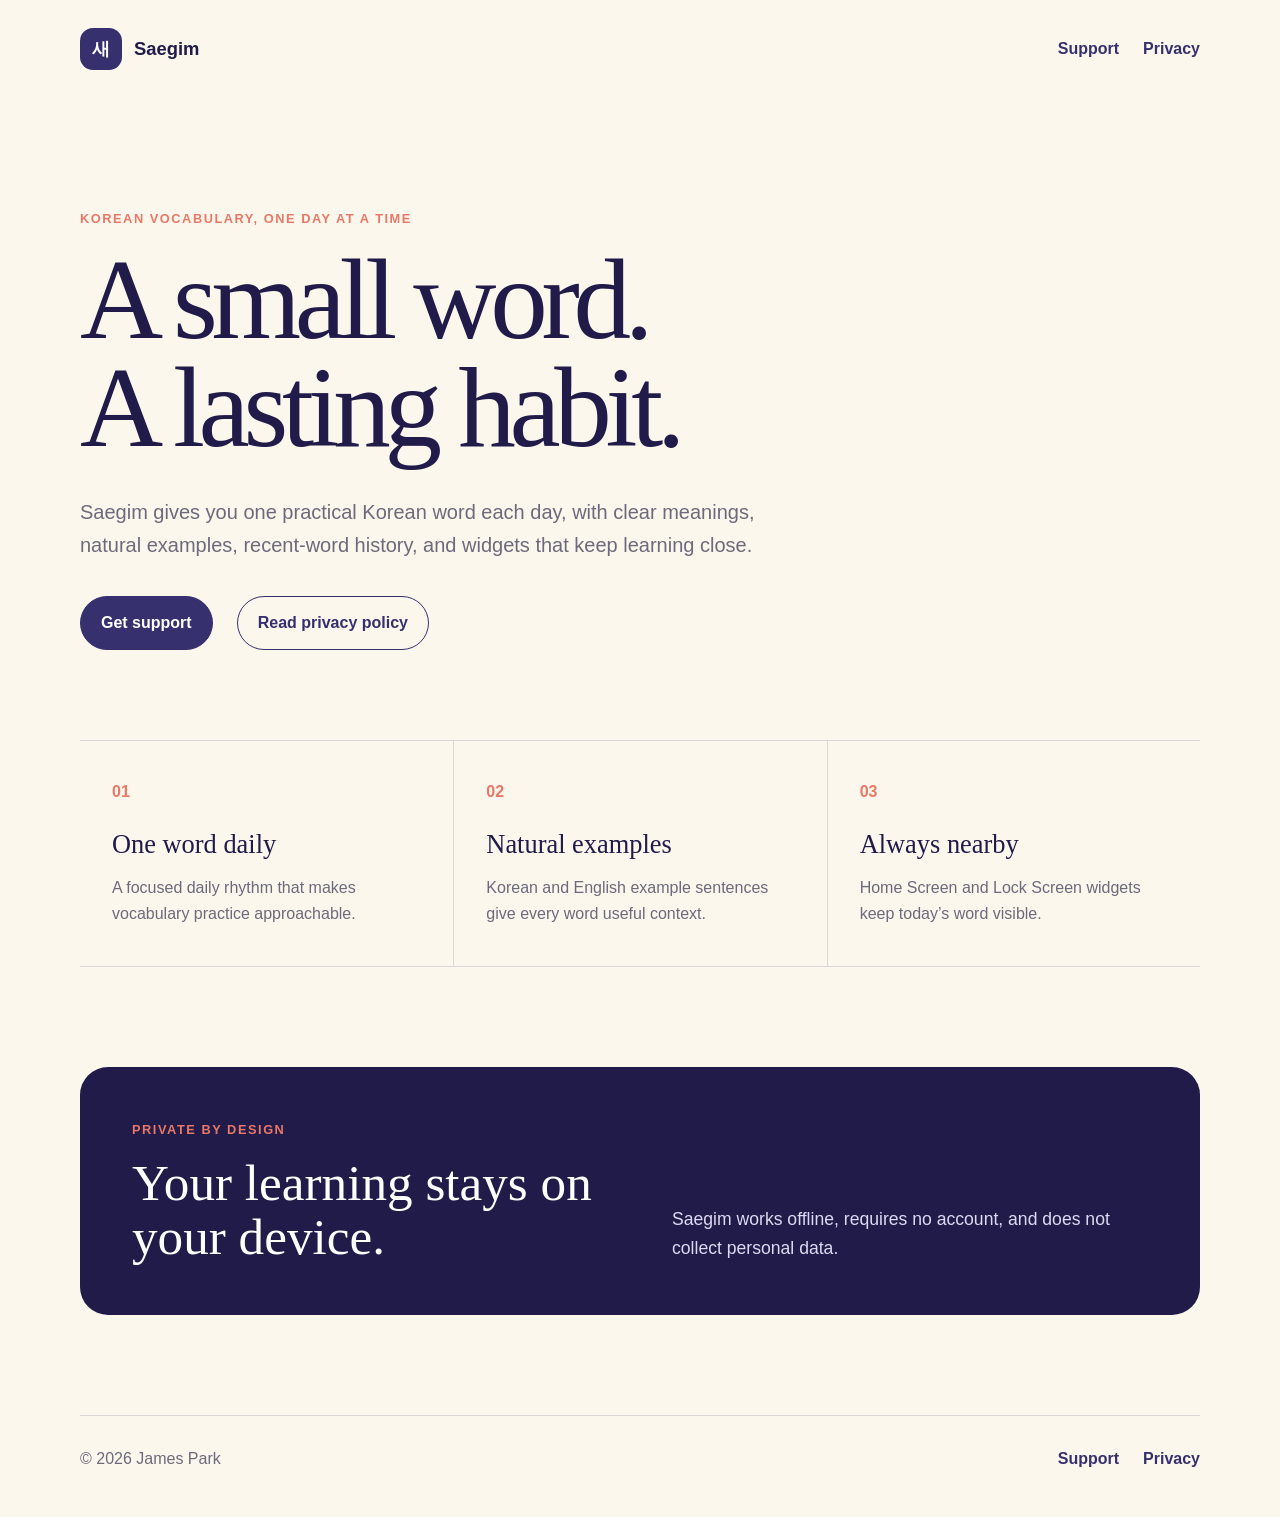
<file: index.html>
<!doctype html>
<html lang="en">
<head>
  <meta charset="utf-8">
  <meta name="viewport" content="width=device-width, initial-scale=1">
  <meta name="description" content="Support and privacy information for Saegim, the daily Korean vocabulary app.">
  <title>Saegim — One Korean word every day</title>
  <link rel="stylesheet" href="styles.css">
</head>
<body>
  <header class="site-header">
    <a class="brand" href="./" aria-label="Saegim home"><span class="brand-mark">새</span><span>Saegim</span></a>
    <nav aria-label="Main navigation">
      <a href="support.html">Support</a>
      <a href="privacy.html">Privacy</a>
    </nav>
  </header>
  <main>
    <section class="hero">
      <p class="eyebrow">Korean vocabulary, one day at a time</p>
      <h1>A small word.<br>A lasting habit.</h1>
      <p class="lead">Saegim gives you one practical Korean word each day, with clear meanings, natural examples, recent-word history, and widgets that keep learning close.</p>
      <div class="actions">
        <a class="button primary" href="support.html">Get support</a>
        <a class="button secondary" href="privacy.html">Read privacy policy</a>
      </div>
    </section>
    <section class="features" aria-label="Saegim features">
      <article><span>01</span><h2>One word daily</h2><p>A focused daily rhythm that makes vocabulary practice approachable.</p></article>
      <article><span>02</span><h2>Natural examples</h2><p>Korean and English example sentences give every word useful context.</p></article>
      <article><span>03</span><h2>Always nearby</h2><p>Home Screen and Lock Screen widgets keep today’s word visible.</p></article>
    </section>
    <section class="privacy-note">
      <div><p class="eyebrow">Private by design</p><h2>Your learning stays on your device.</h2></div>
      <p>Saegim works offline, requires no account, and does not collect personal data.</p>
    </section>
  </main>
  <footer><p>© 2026 James Park</p><div><a href="support.html">Support</a><a href="privacy.html">Privacy</a></div></footer>
</body>
</html>
</file>
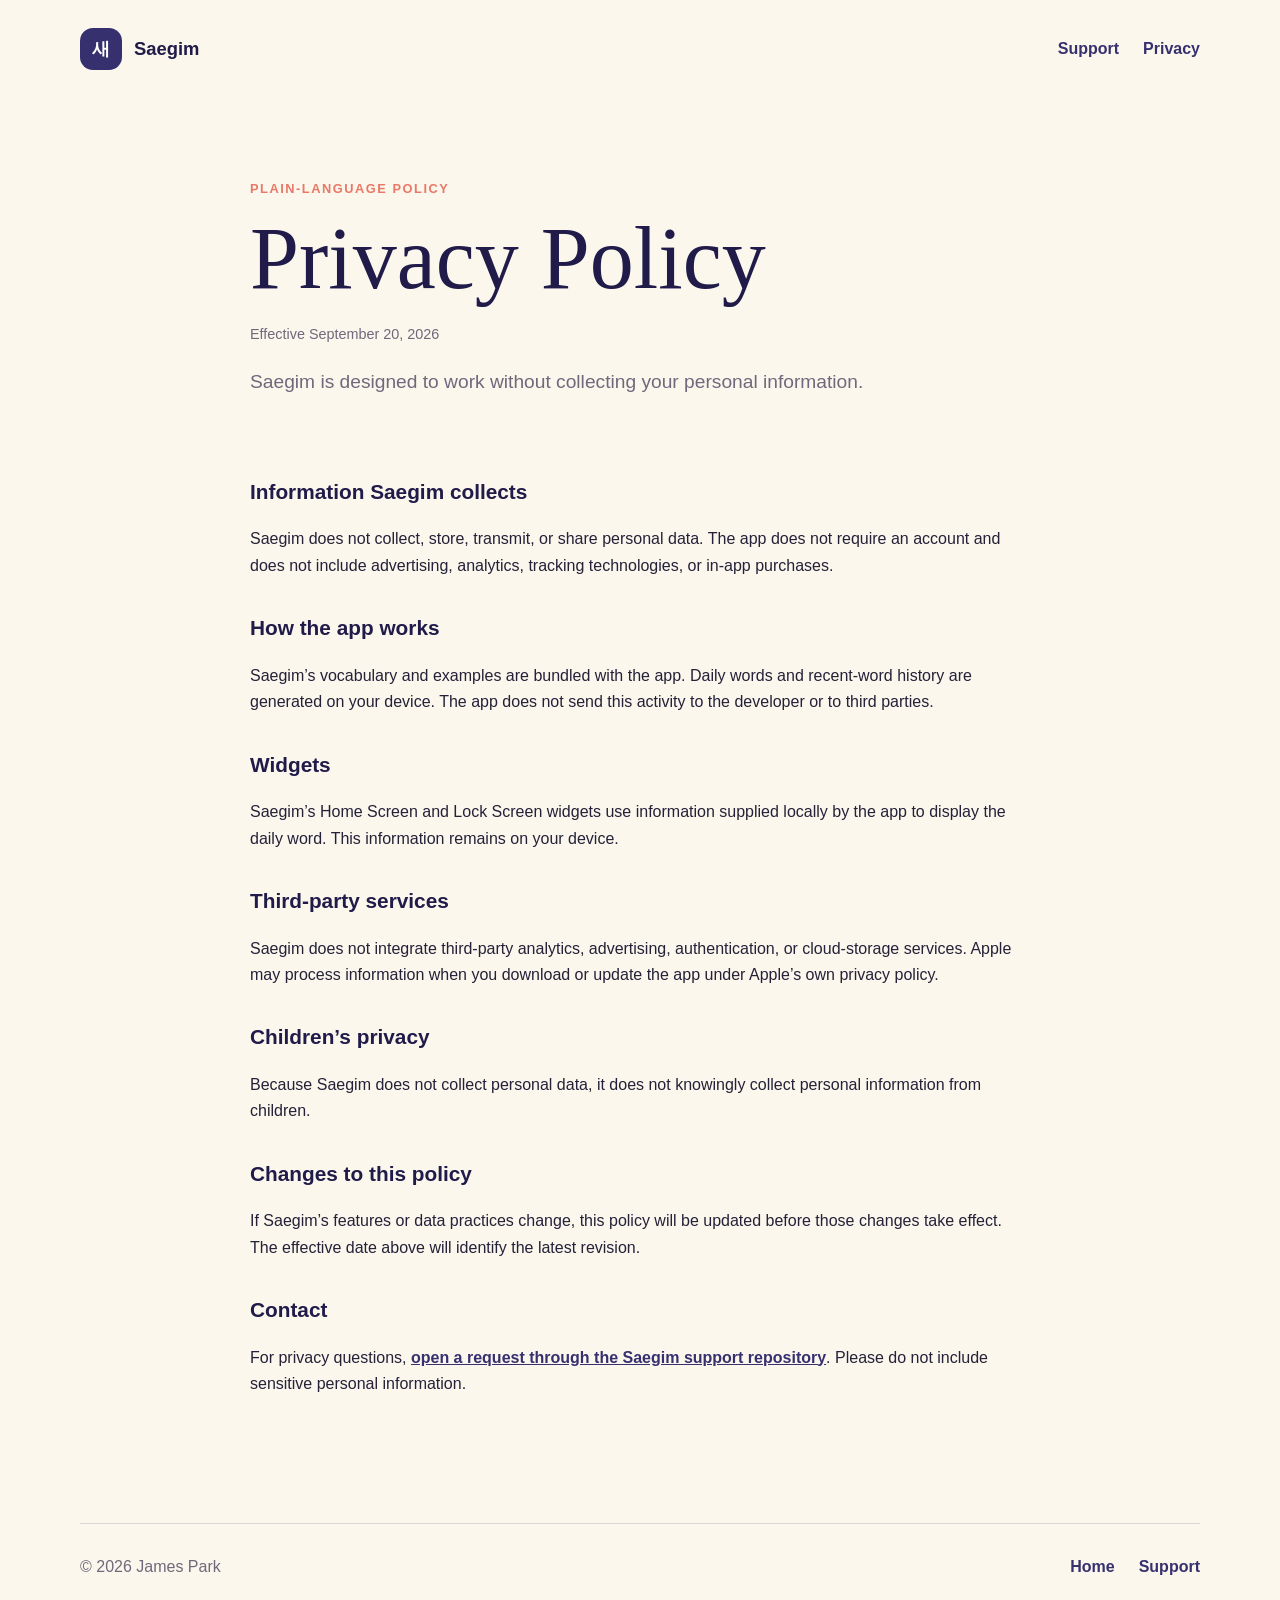
<file: privacy.html>
<!doctype html>
<html lang="en">
<head>
  <meta charset="utf-8">
  <meta name="viewport" content="width=device-width, initial-scale=1">
  <meta name="description" content="Privacy policy for the Saegim iPhone app.">
  <title>Privacy Policy — Saegim</title>
  <link rel="stylesheet" href="styles.css">
</head>
<body>
  <header class="site-header">
    <a class="brand" href="./" aria-label="Saegim home"><span class="brand-mark">새</span><span>Saegim</span></a>
    <nav aria-label="Main navigation"><a href="support.html">Support</a><a href="privacy.html" aria-current="page">Privacy</a></nav>
  </header>
  <main class="page">
    <p class="eyebrow">Plain-language policy</p>
    <h1>Privacy Policy</h1>
    <p class="meta">Effective September 20, 2026</p>
    <p class="intro">Saegim is designed to work without collecting your personal information.</p>
    <section>
      <h2>Information Saegim collects</h2>
      <p>Saegim does not collect, store, transmit, or share personal data. The app does not require an account and does not include advertising, analytics, tracking technologies, or in-app purchases.</p>
      <h2>How the app works</h2>
      <p>Saegim’s vocabulary and examples are bundled with the app. Daily words and recent-word history are generated on your device. The app does not send this activity to the developer or to third parties.</p>
      <h2>Widgets</h2>
      <p>Saegim’s Home Screen and Lock Screen widgets use information supplied locally by the app to display the daily word. This information remains on your device.</p>
      <h2>Third-party services</h2>
      <p>Saegim does not integrate third-party analytics, advertising, authentication, or cloud-storage services. Apple may process information when you download or update the app under Apple’s own privacy policy.</p>
      <h2>Children’s privacy</h2>
      <p>Because Saegim does not collect personal data, it does not knowingly collect personal information from children.</p>
      <h2>Changes to this policy</h2>
      <p>If Saegim’s features or data practices change, this policy will be updated before those changes take effect. The effective date above will identify the latest revision.</p>
      <h2>Contact</h2>
      <p>For privacy questions, <a href="https://github.com/parkj009/saegim-support/issues/new">open a request through the Saegim support repository</a>. Please do not include sensitive personal information.</p>
    </section>
  </main>
  <footer><p>© 2026 James Park</p><div><a href="./">Home</a><a href="support.html">Support</a></div></footer>
</body>
</html>
</file>
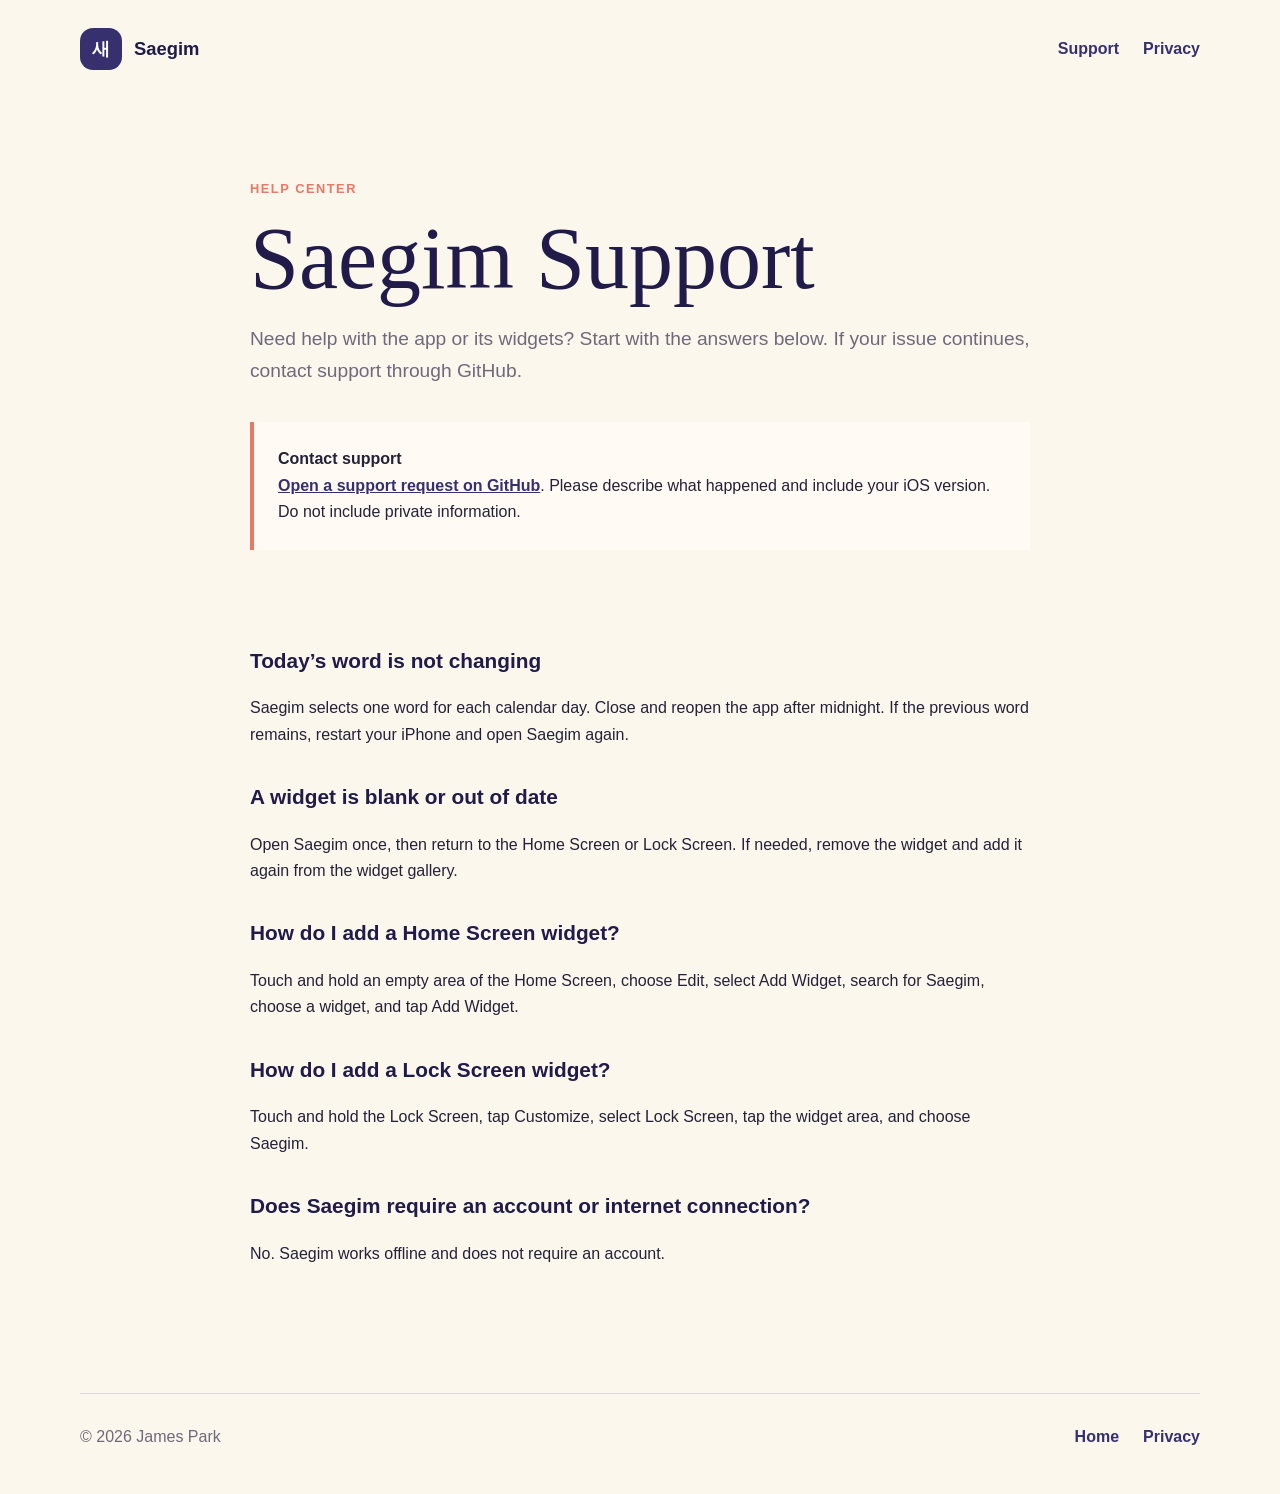
<file: support.html>
<!doctype html>
<html lang="en">
<head>
  <meta charset="utf-8">
  <meta name="viewport" content="width=device-width, initial-scale=1">
  <meta name="description" content="Help and support for the Saegim iPhone app.">
  <title>Support — Saegim</title>
  <link rel="stylesheet" href="styles.css">
</head>
<body>
  <header class="site-header">
    <a class="brand" href="./" aria-label="Saegim home"><span class="brand-mark">새</span><span>Saegim</span></a>
    <nav aria-label="Main navigation"><a href="support.html" aria-current="page">Support</a><a href="privacy.html">Privacy</a></nav>
  </header>
  <main class="page">
    <p class="eyebrow">Help center</p>
    <h1>Saegim Support</h1>
    <p class="intro">Need help with the app or its widgets? Start with the answers below. If your issue continues, contact support through GitHub.</p>
    <div class="callout"><strong>Contact support</strong><br><a href="https://github.com/parkj009/saegim-support/issues/new">Open a support request on GitHub</a>. Please describe what happened and include your iOS version. Do not include private information.</div>
    <section>
      <h2>Today’s word is not changing</h2>
      <p>Saegim selects one word for each calendar day. Close and reopen the app after midnight. If the previous word remains, restart your iPhone and open Saegim again.</p>
      <h2>A widget is blank or out of date</h2>
      <p>Open Saegim once, then return to the Home Screen or Lock Screen. If needed, remove the widget and add it again from the widget gallery.</p>
      <h2>How do I add a Home Screen widget?</h2>
      <p>Touch and hold an empty area of the Home Screen, choose Edit, select Add Widget, search for Saegim, choose a widget, and tap Add Widget.</p>
      <h2>How do I add a Lock Screen widget?</h2>
      <p>Touch and hold the Lock Screen, tap Customize, select Lock Screen, tap the widget area, and choose Saegim.</p>
      <h2>Does Saegim require an account or internet connection?</h2>
      <p>No. Saegim works offline and does not require an account.</p>
    </section>
  </main>
  <footer><p>© 2026 James Park</p><div><a href="./">Home</a><a href="privacy.html">Privacy</a></div></footer>
</body>
</html>
</file>
<file: styles.css>
:root{--indigo:#36306f;--deep:#201b49;--ivory:#fbf7ed;--coral:#e97867;--ink:#242138;--muted:#6e697b;--line:rgba(54,48,111,.16)}*{box-sizing:border-box}html{scroll-behavior:smooth}body{margin:0;background:var(--ivory);color:var(--ink);font-family:-apple-system,BlinkMacSystemFont,"Segoe UI",sans-serif;line-height:1.65}.site-header,main,footer{width:min(1120px,calc(100% - 40px));margin-inline:auto}.site-header{display:flex;align-items:center;justify-content:space-between;padding:28px 0}.brand{display:flex;align-items:center;gap:12px;color:var(--deep);font-size:1.15rem;font-weight:750;text-decoration:none}.brand-mark{display:grid;place-items:center;width:42px;height:42px;border-radius:13px;background:var(--indigo);color:white;font-weight:800}.site-header nav,.actions,footer div{display:flex;gap:24px}.site-header nav a,footer a{color:var(--indigo);font-weight:650;text-decoration:none}.site-header a:hover,footer a:hover{text-decoration:underline}.hero{padding:110px 0 90px;max-width:850px}.eyebrow{margin:0 0 16px;color:var(--coral);font-size:.8rem;font-weight:800;letter-spacing:.12em;text-transform:uppercase}.hero h1{margin:0;color:var(--deep);font-family:Georgia,serif;font-size:clamp(3.4rem,9vw,7.5rem);font-weight:500;letter-spacing:-.055em;line-height:.94}.lead{max-width:690px;margin:34px 0;color:var(--muted);font-size:1.25rem}.actions{flex-wrap:wrap}.button{display:inline-block;padding:13px 20px;border:1px solid var(--indigo);border-radius:999px;font-weight:750;text-decoration:none}.primary{background:var(--indigo);color:white}.secondary{color:var(--indigo)}.features{display:grid;grid-template-columns:repeat(3,1fr);border-block:1px solid var(--line)}.features article{padding:38px 32px}.features article+article{border-left:1px solid var(--line)}.features span{color:var(--coral);font-weight:800}.features h2,.privacy-note h2,.page h1{color:var(--deep);font-family:Georgia,serif;font-weight:500}.features h2{margin:18px 0 8px;font-size:1.65rem}.features p{margin:0;color:var(--muted)}.privacy-note{display:grid;grid-template-columns:1fr 1fr;gap:64px;align-items:end;margin-block:100px;padding:52px;border-radius:28px;background:var(--deep);color:white}.privacy-note h2{margin:0;color:white;font-size:clamp(2rem,4vw,3.5rem);line-height:1.05}.privacy-note>p{margin:0;color:#ded9f2;font-size:1.1rem}.page{max-width:780px;padding:80px 0 110px}.page h1{margin:0 0 20px;font-size:clamp(3rem,8vw,5.5rem);line-height:1}.page .intro{color:var(--muted);font-size:1.2rem}.page section{padding-top:26px}.page h2{margin-top:32px;color:var(--deep);font-size:1.3rem}.page a{color:var(--indigo);font-weight:700}.callout{margin:36px 0;padding:24px;border-left:4px solid var(--coral);background:#fffaf3}.meta{color:var(--muted);font-size:.9rem}footer{display:flex;justify-content:space-between;border-top:1px solid var(--line);padding:30px 0 44px;color:var(--muted)}footer p{margin:0}@media(max-width:720px){.site-header{align-items:flex-start}.site-header nav{gap:14px}.hero{padding:70px 0}.features{grid-template-columns:1fr}.features article+article{border-top:1px solid var(--line);border-left:0}.privacy-note{grid-template-columns:1fr;gap:30px;margin-block:70px;padding:34px}.page{padding-top:55px}footer{align-items:flex-start;gap:18px;flex-direction:column}}
</file>
